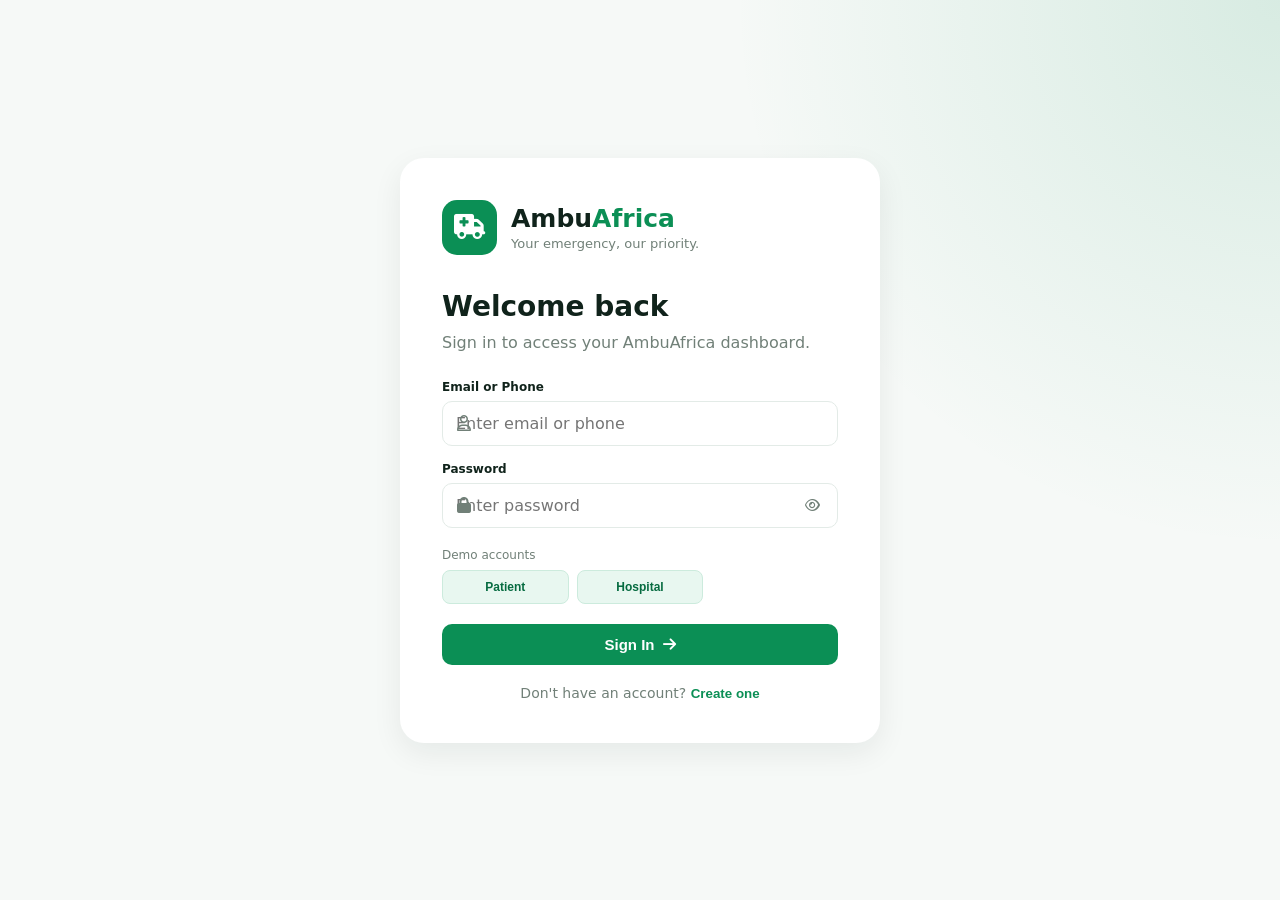
<file: index.html>
<!DOCTYPE html>
<html lang="en">
<head>
    <meta charset="UTF-8">
    <meta name="viewport" content="width=device-width, initial-scale=1.0">

    <title>AmbuAfrica — Emergency Response</title>

    <link rel="stylesheet" href="style.css">

    <link
        rel="stylesheet"
        href="https://cdnjs.cloudflare.com/ajax/libs/font-awesome/6.5.2/css/all.min.css"
    >
</head>

<body>

<!-- =====================================================
     AUTHENTICATION
===================================================== -->

<div id="authScreen" class="auth-screen">

    <div class="auth-card">

        <div class="brand">
            <div class="brand-icon">
                <i class="fa-solid fa-truck-medical"></i>
            </div>

            <div>
                <h1>Ambu<span>Africa</span></h1>
                <p>Your emergency, our priority.</p>
            </div>
        </div>


        <!-- LOGIN -->

        <div id="loginForm">

            <h2>Welcome back</h2>

            <p class="form-subtitle">
                Sign in to access your AmbuAfrica dashboard.
            </p>

            <div class="input-group">
                <label>Email or Phone</label>

                <div class="input-wrapper">
                    <i class="fa-regular fa-user"></i>

                    <input
                        type="text"
                        id="loginEmail"
                        placeholder="Enter email or phone"
                    >
                </div>
            </div>


            <div class="input-group">

                <label>Password</label>

                <div class="input-wrapper">

                    <i class="fa-solid fa-lock"></i>

                    <input
                        type="password"
                        id="loginPassword"
                        placeholder="Enter password"
                    >

                    <button
                        class="password-toggle"
                        onclick="togglePassword('loginPassword')"
                    >
                        <i class="fa-regular fa-eye"></i>
                    </button>

                </div>

            </div>


            <div class="demo-login">

                <p>Demo accounts</p>

                <div class="demo-buttons">

                    <button onclick="fillDemo('patient')">
                        Patient
                    </button>

                    <button onclick="fillDemo('hospital')">
                        Hospital
                    </button>

                    

                </div>

            </div>


            <button class="primary-btn" onclick="login()">

                <span>Sign In</span>

                <i class="fa-solid fa-arrow-right"></i>

            </button>


            <p class="switch-auth">

                Don't have an account?

                <button onclick="showSignup()">
                    Create one
                </button>

            </p>

        </div>


        <!-- SIGN UP -->

        <div id="signupForm" class="hidden">

            <button class="back-btn" onclick="showLogin()">
                <i class="fa-solid fa-arrow-left"></i>
                Back
            </button>

            <h2>Create account</h2>

            <p class="form-subtitle">
                Join the AmbuAfrica emergency network.
            </p>


            <div class="input-group">

                <label>Full Name</label>

                <div class="input-wrapper">

                    <i class="fa-regular fa-user"></i>

                    <input
                        type="text"
                        id="signupName"
                        placeholder="John Doe"
                    >

                </div>

            </div>


            <div class="input-group">

                <label>Email</label>

                <div class="input-wrapper">

                    <i class="fa-regular fa-envelope"></i>

                    <input
                        type="email"
                        id="signupEmail"
                        placeholder="john@email.com"
                    >

                </div>

            </div>


            <div class="input-group">

                <label>Phone Number</label>

                <div class="input-wrapper">

                    <i class="fa-solid fa-phone"></i>

                    <input
                        type="tel"
                        id="signupPhone"
                        placeholder="+234 800 000 0000"
                    >

                </div>

            </div>


            <div class="input-group">

                <label>Password</label>

                <div class="input-wrapper">

                    <i class="fa-solid fa-lock"></i>

                    <input
                        type="password"
                        id="signupPassword"
                        placeholder="Create a password"
                    >

                </div>

            </div>


            <div class="input-group">

                <label>Account Type</label>

                <select id="signupRole">

                    <option value="patient">
                        Patient / User
                    </option>

                    <option value="hospital">
                        Hospital
                    </option>

                </select>

            </div>


            <button
                class="primary-btn"
                onclick="signup()"
            >

                Create Account

                <i class="fa-solid fa-user-plus"></i>

            </button>

        </div>

    </div>

</div>


<!-- =====================================================
     MAIN APPLICATION
===================================================== -->

<div id="app" class="app hidden">


    <!-- SIDEBAR -->

    <aside class="sidebar">

        <div class="sidebar-brand">

            <div class="brand-icon small">
                <i class="fa-solid fa-truck-medical"></i>
            </div>

            <div>

                <h2>
                    Ambu<span>Africa</span>
                </h2>

                <small>
                    Emergency Network
                </small>

            </div>

        </div>


        <nav id="sidebarNav">
            <!-- Generated by JavaScript -->
        </nav>


        <div class="sidebar-bottom">

            <button onclick="logout()" class="logout-btn">

                <i class="fa-solid fa-right-from-bracket"></i>

                Logout

            </button>

        </div>

    </aside>


    <!-- MAIN CONTENT -->

    <main class="main-content">


        <!-- TOP BAR -->

        <header class="topbar">

            <button
                class="mobile-menu"
                onclick="toggleSidebar()"
            >
                <i class="fa-solid fa-bars"></i>
            </button>


            <div class="page-title">

                <h2 id="pageTitle">
                    Dashboard
                </h2>

                <p id="pageSubtitle">
                    Welcome to AmbuAfrica
                </p>

            </div>


            <div class="top-actions">

                <button
                    class="icon-btn notification-button"
                    onclick="showPage('notifications')"
                >

                    <i class="fa-regular fa-bell"></i>

                    <span id="notificationCount" style="display:none">0</span>

                </button>


                <button
                    class="user-mini"
                    onclick="showPage('profile')"
                >

                    <div class="avatar" id="topAvatar">
                        JD
                    </div>

                    <div>

                        <strong id="topUserName">
                            John Doe
                        </strong>

                        <small id="topUserRole">
                            Patient
                        </small>

                    </div>

                </button>

            </div>

        </header>


        <!-- PAGE CONTENT -->

        <section id="pageContent">

            <!-- JavaScript will render pages here -->

        </section>

    </main>

</div>


<!-- =====================================================
     MODAL
===================================================== -->

<div id="modalOverlay" class="modal-overlay hidden">

    <div class="modal">

        <button
            class="modal-close"
            onclick="closeModal()"
        >
            <i class="fa-solid fa-xmark"></i>
        </button>

        <div id="modalContent"></div>

    </div>

</div>


<!-- TOAST -->

<div id="toast" class="toast">

    <i class="fa-solid fa-circle-check"></i>

    <span id="toastMessage">
        Success
    </span>

</div>


<script src="config.js"></script>
<script src="location.js"></script>
<script src="maps.js"></script>
<script src="payments.js"></script>
<script src="app.js"></script>
<script src="v3-integration.js"></script>

</body>
</html>
</file>
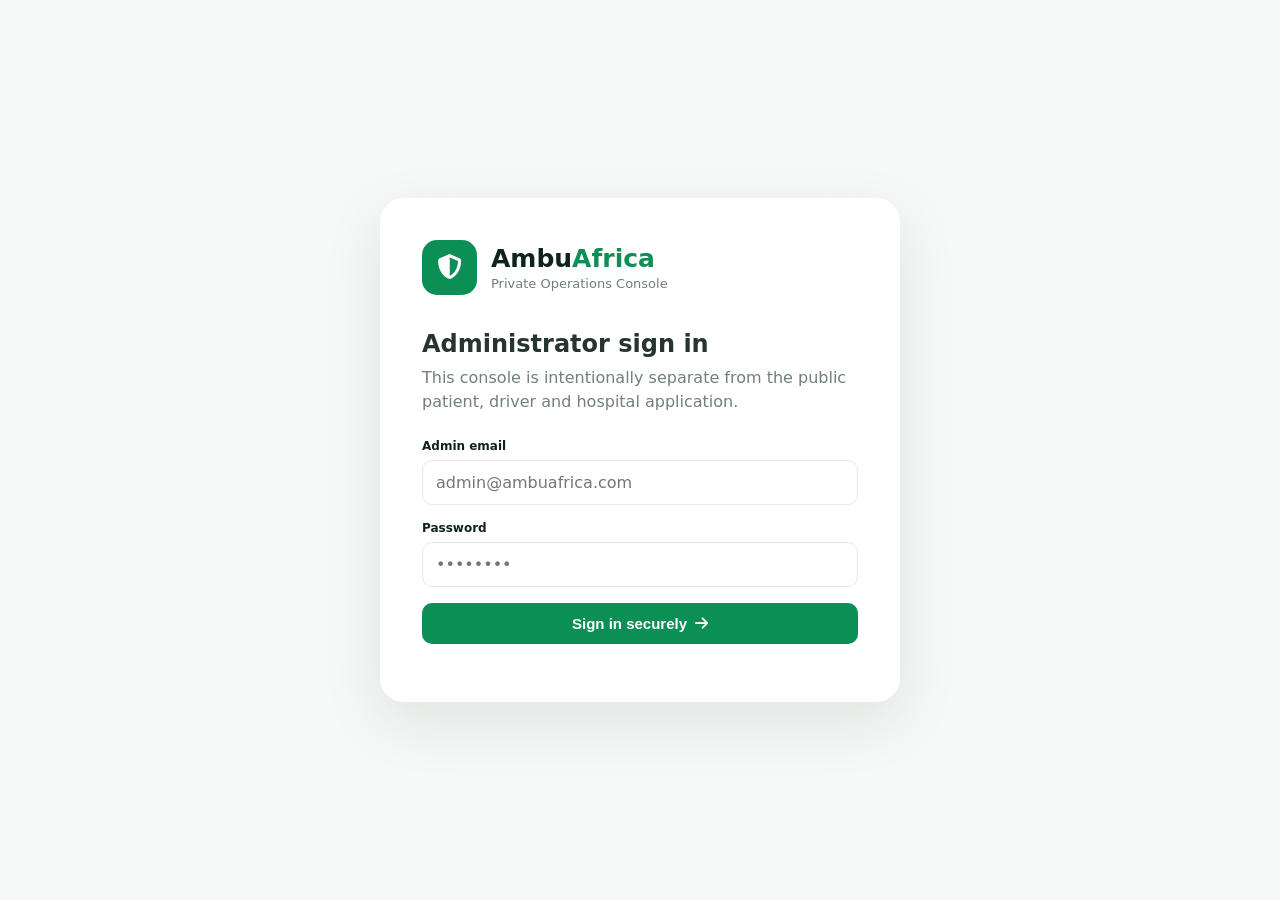
<file: admin/index.html>
<!doctype html>
<html lang="en">
<head>
<meta charset="utf-8">
<meta name="viewport" content="width=device-width,initial-scale=1">
<title>AmbuAfrica Admin</title>
<link rel="stylesheet" href="../style.css">
<link rel="stylesheet" href="admin.css">
<link rel="stylesheet" href="https://cdnjs.cloudflare.com/ajax/libs/font-awesome/6.5.2/css/all.min.css">
</head>
<body>
<div class="admin-shell">
  <div class="admin-card">
    <div class="brand">
      <div class="brand-icon"><i class="fa-solid fa-shield-halved"></i></div>
      <div><h1>Ambu<span>Africa</span></h1><p>Private Operations Console</p></div>
    </div>
    <h2>Administrator sign in</h2>
    <p class="form-subtitle">This console is intentionally separate from the public patient, driver and hospital application.</p>
    <div class="input-group"><label>Admin email</label><input id="adminEmail" type="email" placeholder="admin@ambuafrica.com"></div>
    <div class="input-group"><label>Password</label><input id="adminPassword" type="password" placeholder="••••••••"></div>
    <button class="primary-btn" onclick="adminLogin()">Sign in securely <i class="fa-solid fa-arrow-right"></i></button>
    <p id="adminMessage" class="admin-message"></p>
  </div>
</div>
<script src="../config.js"></script>
<script src="admin.js"></script>
</body>
</html>
</file>
<file: style.css>
/* =====================================================
   GLOBAL
===================================================== */

* {
    margin: 0;
    padding: 0;
    box-sizing: border-box;
}

:root {

    --primary: #0b8f55;
    --primary-dark: #066b40;
    --primary-light: #e8f7f0;

    --red: #dc2626;
    --red-light: #fee2e2;

    --orange: #f59e0b;
    --orange-light: #fef3c7;

    --blue: #2563eb;
    --blue-light: #dbeafe;

    --dark: #10231b;
    --text: #26352e;
    --muted: #718078;

    --background: #f6f9f7;

    --white: #ffffff;

    --border: #e3ebe7;

    --shadow:
        0 10px 30px rgba(16, 35, 27, 0.07);

    --radius: 16px;
}

html {
    scroll-behavior: smooth;
}

body {

    font-family:
        Inter,
        system-ui,
        -apple-system,
        BlinkMacSystemFont,
        "Segoe UI",
        sans-serif;

    background: var(--background);

    color: var(--text);

    min-height: 100vh;
}


/* =====================================================
   UTILITIES
===================================================== */

.hidden {
    display: none !important;
}


/* =====================================================
   AUTH SCREEN
===================================================== */

.auth-screen {

    min-height: 100vh;

    display: flex;

    align-items: center;

    justify-content: center;

    padding: 30px;

    background:
        radial-gradient(
            circle at top right,
            rgba(11, 143, 85, 0.13),
            transparent 35%
        ),
        var(--background);
}


.auth-card {

    width: 100%;

    max-width: 480px;

    background: white;

    padding: 42px;

    border-radius: 24px;

    box-shadow: var(--shadow);
}


.brand {

    display: flex;

    align-items: center;

    gap: 14px;

    margin-bottom: 35px;
}


.brand-icon {

    width: 55px;

    height: 55px;

    display: flex;

    align-items: center;

    justify-content: center;

    background: var(--primary);

    color: white;

    border-radius: 15px;

    font-size: 25px;
}


.brand-icon.small {

    width: 44px;

    height: 44px;

    font-size: 19px;

    border-radius: 12px;
}


.brand h1,
.brand h2 {

    font-size: 25px;

    color: var(--dark);
}


.brand h1 span,
.brand h2 span {

    color: var(--primary);
}


.brand p {

    color: var(--muted);

    font-size: 13px;

    margin-top: 3px;
}


.auth-card h2 {

    font-size: 28px;

    margin-bottom: 8px;

    color: var(--dark);
}


.form-subtitle {

    color: var(--muted);

    margin-bottom: 25px;

    line-height: 1.5;
}


/* =====================================================
   INPUTS
===================================================== */

.input-group {

    margin-bottom: 18px;
}


.input-group label {

    display: block;

    margin-bottom: 7px;

    font-weight: 600;

    font-size: 14px;
}


.input-wrapper {

    position: relative;

    display: flex;

    align-items: center;
}


.input-wrapper > i {

    position: absolute;

    left: 15px;

    color: var(--muted);
}


.input-wrapper input {

    width: 100%;

    padding: 14px 45px;

    border: 1px solid var(--border);

    border-radius: 10px;

    outline: none;

    font-size: 14px;

    transition: 0.2s;
}


.input-wrapper input:focus {

    border-color: var(--primary);

    box-shadow:
        0 0 0 3px rgba(11, 143, 85, 0.1);
}


.password-toggle {

    position: absolute;

    right: 10px;

    border: none;

    background: transparent;

    cursor: pointer;

    color: var(--muted);

    padding: 8px;
}


select {

    width: 100%;

    padding: 14px;

    border-radius: 10px;

    border: 1px solid var(--border);

    outline: none;

    background: white;

    font-size: 14px;
}


/* =====================================================
   BUTTONS
===================================================== */

.primary-btn {

    width: 100%;

    padding: 15px;

    background: var(--primary);

    color: white;

    border: none;

    border-radius: 10px;

    cursor: pointer;

    font-size: 15px;

    font-weight: 700;

    display: flex;

    align-items: center;

    justify-content: center;

    gap: 10px;

    transition: 0.2s;
}


.primary-btn:hover {

    background: var(--primary-dark);

    transform: translateY(-1px);
}


.demo-login {

    margin: 20px 0;
}


.demo-login p {

    color: var(--muted);

    font-size: 12px;

    margin-bottom: 8px;
}


.demo-buttons {

    display: grid;

    grid-template-columns:
        repeat(3, 1fr);

    gap: 8px;
}


.demo-buttons button {

    padding: 9px;

    background: var(--primary-light);

    border: 1px solid #ccebdd;

    border-radius: 8px;

    color: var(--primary-dark);

    cursor: pointer;

    font-size: 12px;

    font-weight: 600;
}


.switch-auth {

    text-align: center;

    margin-top: 20px;

    color: var(--muted);

    font-size: 14px;
}


.switch-auth button {

    border: none;

    background: none;

    color: var(--primary);

    font-weight: 700;

    cursor: pointer;
}


.back-btn {

    background: none;

    border: none;

    color: var(--primary);

    cursor: pointer;

    margin-bottom: 20px;

    display: flex;

    gap: 7px;

    align-items: center;
}


/* =====================================================
   APPLICATION
===================================================== */

.app {

    display: flex;

    min-height: 100vh;
}


/* =====================================================
   SIDEBAR
===================================================== */

.sidebar {

    width: 250px;

    background: white;

    border-right: 1px solid var(--border);

    position: fixed;

    left: 0;

    top: 0;

    bottom: 0;

    display: flex;

    flex-direction: column;

    z-index: 100;
}


.sidebar-brand {

    padding: 25px 20px;

    display: flex;

    gap: 11px;

    align-items: center;

    border-bottom: 1px solid var(--border);
}


.sidebar-brand h2 {

    font-size: 18px;
}


.sidebar-brand h2 span {

    color: var(--primary);
}


.sidebar-brand small {

    color: var(--muted);

    font-size: 10px;
}


.sidebar nav {

    padding: 18px 12px;

    flex: 1;
}


.nav-item {

    width: 100%;

    display: flex;

    align-items: center;

    gap: 13px;

    padding: 13px 14px;

    margin-bottom: 5px;

    border: none;

    background: transparent;

    color: var(--muted);

    border-radius: 10px;

    cursor: pointer;

    text-align: left;

    font-size: 14px;

    transition: 0.2s;
}


.nav-item:hover {

    background: var(--primary-light);

    color: var(--primary);
}


.nav-item.active {

    background: var(--primary);

    color: white;
}


.sidebar-bottom {

    padding: 15px;

    border-top: 1px solid var(--border);
}


.logout-btn {

    width: 100%;

    padding: 12px;

    background: var(--red-light);

    color: var(--red);

    border: none;

    border-radius: 9px;

    cursor: pointer;

    display: flex;

    gap: 10px;

    align-items: center;

    font-weight: 600;
}


/* =====================================================
   MAIN CONTENT
===================================================== */

.main-content {

    margin-left: 250px;

    width: calc(100% - 250px);

    min-height: 100vh;
}


.topbar {

    height: 78px;

    background: white;

    border-bottom: 1px solid var(--border);

    display: flex;

    align-items: center;

    justify-content: space-between;

    padding: 0 30px;

    position: sticky;

    top: 0;

    z-index: 50;
}


.page-title h2 {

    color: var(--dark);

    font-size: 20px;
}


.page-title p {

    font-size: 12px;

    color: var(--muted);

    margin-top: 3px;
}


.top-actions {

    display: flex;

    align-items: center;

    gap: 15px;
}


.icon-btn {

    width: 40px;

    height: 40px;

    border: 1px solid var(--border);

    background: white;

    border-radius: 10px;

    cursor: pointer;

    position: relative;

    color: var(--text);
}


.notification-button span {

    position: absolute;

    top: -4px;

    right: -4px;

    width: 17px;

    height: 17px;

    background: var(--red);

    color: white;

    font-size: 9px;

    border-radius: 50%;

    display: flex;

    align-items: center;

    justify-content: center;
}


.user-mini {

    border: none;

    background: transparent;

    display: flex;

    gap: 9px;

    align-items: center;

    cursor: pointer;

    text-align: left;
}


.user-mini strong {

    display: block;

    font-size: 13px;
}


.user-mini small {

    display: block;

    color: var(--muted);

    font-size: 11px;

    margin-top: 2px;
}


.avatar {

    width: 39px;

    height: 39px;

    background: var(--primary-light);

    color: var(--primary);

    border-radius: 50%;

    display: flex;

    align-items: center;

    justify-content: center;

    font-weight: 800;

    font-size: 12px;
}


.mobile-menu {

    display: none;

    border: none;

    background: transparent;

    font-size: 20px;

    cursor: pointer;
}


/* =====================================================
   PAGE CONTENT
===================================================== */

#pageContent {

    padding: 30px;

    max-width: 1500px;

    margin: auto;
}


.page-header {

    margin-bottom: 25px;
}


.page-header h1 {

    font-size: 27px;

    color: var(--dark);
}


.page-header p {

    color: var(--muted);

    margin-top: 5px;
}


/* =====================================================
   DASHBOARD GRID
===================================================== */

.stats-grid {

    display: grid;

    grid-template-columns:
        repeat(4, 1fr);

    gap: 18px;

    margin-bottom: 25px;
}


.stat-card {

    background: white;

    padding: 20px;

    border-radius: var(--radius);

    border: 1px solid var(--border);

    box-shadow: 0 5px 20px rgba(16, 35, 27, 0.03);
}


.stat-card-top {

    display: flex;

    justify-content: space-between;

    align-items: center;
}


.stat-icon {

    width: 42px;

    height: 42px;

    border-radius: 11px;

    display: flex;

    align-items: center;

    justify-content: center;

    background: var(--primary-light);

    color: var(--primary);
}


.stat-card h3 {

    font-size: 25px;

    margin-top: 15px;

    color: var(--dark);
}


.stat-card p {

    font-size: 12px;

    color: var(--muted);

    margin-top: 4px;
}


/* =====================================================
   PATIENT HOME
===================================================== */

.emergency-card {

    background:
        linear-gradient(
            135deg,
            #07864f,
            #0ca965
        );

    color: white;

    border-radius: 20px;

    padding: 28px;

    margin-bottom: 22px;

    position: relative;

    overflow: hidden;
}


.emergency-card::after {

    content: "";

    position: absolute;

    width: 180px;

    height: 180px;

    border-radius: 50%;

    background: rgba(255,255,255,0.08);

    right: -60px;

    top: -60px;
}


.emergency-card h2 {

    font-size: 25px;

    margin-bottom: 8px;
}


.emergency-card p {

    opacity: 0.85;

    max-width: 500px;

    line-height: 1.5;
}


.emergency-button {

    margin-top: 22px;

    padding: 15px 22px;

    background: white;

    color: var(--primary-dark);

    border: none;

    border-radius: 10px;

    cursor: pointer;

    font-weight: 800;

    display: flex;

    align-items: center;

    gap: 10px;
}


/* =====================================================
   CONTENT CARDS
===================================================== */

.card {

    background: white;

    border: 1px solid var(--border);

    border-radius: var(--radius);

    padding: 20px;

    margin-bottom: 20px;
}


.card-header {

    display: flex;

    align-items: center;

    justify-content: space-between;

    margin-bottom: 18px;
}


.card-header h3 {

    color: var(--dark);

    font-size: 16px;
}


.view-btn {

    border: none;

    background: transparent;

    color: var(--primary);

    font-size: 12px;

    font-weight: 700;

    cursor: pointer;
}


/* =====================================================
   LOCATION
===================================================== */

.location-card {

    display: flex;

    align-items: center;

    gap: 14px;

    padding: 16px;

    background: white;

    border: 1px solid var(--border);

    border-radius: 14px;

    margin-bottom: 20px;
}


.location-icon {

    width: 42px;

    height: 42px;

    border-radius: 10px;

    display: flex;

    align-items: center;

    justify-content: center;

    background: var(--red-light);

    color: var(--red);
}


.location-card strong {

    display: block;

    font-size: 14px;
}


.location-card span {

    font-size: 12px;

    color: var(--muted);
}


/* =====================================================
   QUICK ACTIONS
===================================================== */

.quick-grid {

    display: grid;

    grid-template-columns:
        repeat(3, 1fr);

    gap: 14px;
}


.quick-action {

    padding: 18px;

    border: 1px solid var(--border);

    background: white;

    border-radius: 14px;

    cursor: pointer;

    text-align: left;

    transition: 0.2s;
}


.quick-action:hover {

    border-color: var(--primary);

    transform: translateY(-2px);
}


.quick-action i {

    color: var(--primary);

    font-size: 20px;

    margin-bottom: 12px;
}


.quick-action strong {

    display: block;

    color: var(--dark);

    font-size: 13px;
}


.quick-action span {

    color: var(--muted);

    font-size: 11px;

    margin-top: 5px;

    display: block;
}


/* =====================================================
   STATUS
===================================================== */

.status {

    display: inline-flex;

    align-items: center;

    gap: 5px;

    padding: 5px 9px;

    border-radius: 20px;

    font-size: 10px;

    font-weight: 700;
}


.status.green {

    background: var(--primary-light);

    color: var(--primary-dark);
}


.status.red {

    background: var(--red-light);

    color: var(--red);
}


.status.orange {

    background: var(--orange-light);

    color: #a16207;
}


.status.blue {

    background: var(--blue-light);

    color: var(--blue);
}


/* =====================================================
   TABLE
===================================================== */

.table-container {

    overflow-x: auto;
}


table {

    width: 100%;

    border-collapse: collapse;
}


th {

    text-align: left;

    padding: 13px;

    color: var(--muted);

    font-size: 11px;

    border-bottom: 1px solid var(--border);
}


td {

    padding: 15px 13px;

    border-bottom: 1px solid var(--border);

    font-size: 12px;
}


td strong {

    color: var(--dark);
}


/* =====================================================
   MODAL
===================================================== */

.modal-overlay {

    position: fixed;

    inset: 0;

    background: rgba(5, 20, 14, 0.55);

    display: flex;

    align-items: center;

    justify-content: center;

    padding: 20px;

    z-index: 1000;
}


.modal {

    background: white;

    width: 100%;

    max-width: 550px;

    max-height: 90vh;

    overflow-y: auto;

    border-radius: 20px;

    padding: 28px;

    position: relative;

    animation: modalIn 0.2s ease;
}


@keyframes modalIn {

    from {

        transform: translateY(20px);

        opacity: 0;

    }

    to {

        transform: translateY(0);

        opacity: 1;

    }
}


.modal-close {

    position: absolute;

    top: 17px;

    right: 17px;

    border: none;

    background: var(--background);

    width: 34px;

    height: 34px;

    border-radius: 50%;

    cursor: pointer;
}


/* =====================================================
   TOAST
===================================================== */

.toast {

    position: fixed;

    bottom: 25px;

    right: 25px;

    background: var(--dark);

    color: white;

    padding: 13px 17px;

    border-radius: 10px;

    display: flex;

    align-items: center;

    gap: 9px;

    transform: translateY(100px);

    opacity: 0;

    transition: 0.3s;

    z-index: 2000;

    font-size: 13px;
}


.toast.show {

    transform: translateY(0);

    opacity: 1;
}


.toast i {

    color: #4ade80;
}


/* =====================================================
   RESPONSIVE
===================================================== */

@media (max-width: 1000px) {

    .stats-grid {

        grid-template-columns:
            repeat(2, 1fr);
    }

}


@media (max-width: 750px) {

    .sidebar {

        transform: translateX(-100%);

        transition: 0.25s;
    }


    .sidebar.open {

        transform: translateX(0);
    }


    .main-content {

        margin-left: 0;

        width: 100%;
    }


    .mobile-menu {

        display: block;
    }


    .topbar {

        padding: 0 18px;
    }


    #pageContent {

        padding: 20px 15px;
    }


    .stats-grid {

        grid-template-columns:
            repeat(2, 1fr);

        gap: 10px;
    }


    .quick-grid {

        grid-template-columns:
            repeat(2, 1fr);
    }


    .user-mini div:last-child {

        display: none;
    }

}


@media (max-width: 500px) {

    .auth-screen {

        padding: 15px;
    }


    .auth-card {

        padding: 25px 20px;

        border-radius: 18px;
    }


    .stats-grid {

        grid-template-columns: 1fr 1fr;
    }


    .stat-card {

        padding: 15px;
    }


    .stat-card h3 {

        font-size: 21px;
    }


    .quick-grid {

        grid-template-columns: 1fr 1fr;
    }


    .page-header h1 {

        font-size: 23px;
    }


    .emergency-card {

        padding: 22px;
    }

}

/* =====================================================
   V2 DEMO INTERACTION / DASHBOARD COMPONENTS
===================================================== */
.hidden{display:none!important}
.primary-btn,.secondary-btn,.danger-btn{border:none;border-radius:10px;padding:12px 16px;font-weight:800;cursor:pointer;display:inline-flex;align-items:center;justify-content:center;gap:8px;transition:.2s}.primary-btn{background:var(--primary);color:#fff}.primary-btn:hover{filter:brightness(.95);transform:translateY(-1px)}.primary-btn.small{padding:9px 13px}.primary-btn.full,.secondary-btn.full{width:100%}.secondary-btn{background:#fff;color:var(--primary-dark);border:1px solid var(--border)}.secondary-btn:hover{border-color:var(--primary);background:var(--primary-light)}.danger-btn{background:var(--red);color:#fff}.danger-btn:disabled,.primary-btn:disabled{opacity:.45;cursor:not-allowed}.modal-actions{display:flex;justify-content:flex-end;gap:10px;margin-top:20px}.toast.error{background:#7f1d1d}.toast.error i{color:#fecaca}.page-header{display:flex;align-items:center;justify-content:space-between;gap:18px}.content-grid{display:grid;gap:18px}.content-grid.two{grid-template-columns:1.35fr 1fr}.form-layout{display:grid;grid-template-columns:1.2fr .8fr;gap:18px}.form-grid{display:grid;grid-template-columns:1fr 1fr;gap:15px}.form-section-title{font-weight:900;font-size:15px;margin-bottom:18px;color:var(--dark)}.input-group{margin-bottom:16px}.input-group label{display:block;font-size:12px;font-weight:800;margin-bottom:7px;color:var(--dark)}.input-group input,.input-group textarea,.input-group select,.filter-row input,.filter-row select{width:100%;padding:12px 13px;border:1px solid var(--border);border-radius:10px;background:#fff;color:var(--dark);outline:none;font:inherit}.input-group input:focus,.input-group textarea:focus,.input-group select:focus,.filter-row input:focus{border-color:var(--primary);box-shadow:0 0 0 3px var(--primary-light)}textarea{resize:vertical}.filter-row{display:flex;gap:10px;align-items:center}.filter-row.card{margin-bottom:15px}.filter-row input{max-width:420px}.filter-row select{max-width:180px}.stat-trend{font-size:10px;color:var(--primary);background:var(--primary-light);padding:5px 8px;border-radius:20px;font-weight:800}.active-banner{background:#ecfdf5;border:1px solid #bbf7d0;border-radius:14px;padding:15px 18px;display:flex;justify-content:space-between;align-items:center;margin-bottom:20px}.active-banner p{font-size:12px;color:var(--muted);margin-top:4px}.pulse-dot{display:inline-block;width:8px;height:8px;border-radius:50%;background:#16a34a;margin-right:7px;box-shadow:0 0 0 5px #dcfce7}.check-list>div{padding:13px 0;border-bottom:1px solid var(--border);font-size:13px}.check-list>div:last-child{border:0}.check-list b{float:right;color:var(--primary);font-size:11px}.option-cards{display:grid;gap:10px;margin-bottom:18px}.option-card{display:flex;gap:12px;padding:14px;border:1px solid var(--border);border-radius:12px;cursor:pointer}.option-card:has(input:checked){border-color:var(--primary);background:var(--primary-light)}.option-card input{accent-color:var(--primary)}.option-card b,.option-card small{display:block}.option-card small{font-size:11px;color:var(--muted);margin-top:4px}.demo-note{display:flex;gap:12px;align-items:flex-start;padding:14px;border-radius:12px;background:#f8fafc;border:1px solid var(--border);font-size:11px;color:var(--muted);margin:15px 0 18px}.demo-note i{color:var(--primary);font-size:16px}.demo-note b{color:var(--dark)}.success-icon{width:58px;height:58px;border-radius:50%;background:var(--primary-light);color:var(--primary);display:flex;align-items:center;justify-content:center;font-size:24px;margin-bottom:15px}.modal-lead{color:var(--muted);font-size:13px;line-height:1.5;margin-bottom:18px}.request-summary{background:var(--background);border-radius:13px;padding:5px 15px;margin:15px 0 20px}.request-summary>div,.detail-list>div{display:flex;justify-content:space-between;gap:15px;padding:12px 0;border-bottom:1px solid var(--border);font-size:12px}.request-summary>div:last-child,.detail-list>div:last-child{border:0}.request-summary span,.detail-list span{color:var(--muted)}.timeline{position:relative;margin:10px 0 25px}.timeline>div{display:flex;gap:12px;position:relative;padding:10px 0}.timeline i{width:30px;height:30px;border-radius:50%;background:#e2e8f0;color:#64748b;display:flex;align-items:center;justify-content:center;z-index:1}.timeline .done i{background:var(--primary-light);color:var(--primary)}.timeline .current i{background:var(--orange-light);color:#a16207}.timeline span{font-weight:800;font-size:12px}.timeline small{display:block;color:var(--muted);font-weight:400;margin-top:4px}.notification-list{display:grid;gap:10px}.notification-item{background:#fff;border:1px solid var(--border);border-radius:14px;padding:16px;display:flex;gap:13px;align-items:flex-start;cursor:pointer;position:relative}.notification-item.unread{border-left:3px solid var(--primary);background:#fbfffd}.notification-item.read{opacity:.78}.notification-icon{width:38px;height:38px;border-radius:10px;background:var(--blue-light);color:var(--blue);display:flex;align-items:center;justify-content:center;flex:none}.notification-icon.success{background:var(--primary-light);color:var(--primary)}.notification-icon.warning{background:var(--orange-light);color:#a16207}.notification-item p{font-size:12px;color:var(--muted);margin:5px 0}.notification-item small{font-size:10px;color:#94a3b8}.new-dot{width:7px;height:7px;background:var(--primary);border-radius:50%;position:absolute;right:16px;top:18px}.empty-state{min-height:150px;display:flex;flex-direction:column;align-items:center;justify-content:center;text-align:center;gap:8px;color:var(--muted);padding:25px}.empty-state i{font-size:28px;color:#cbd5e1}.empty-state strong{color:var(--dark);font-size:14px}.empty-state span{font-size:11px}.table-container small,.request-row small,.fleet-row small,.contact-row small,.user-cell small{display:block;color:var(--muted);font-size:10px;margin-top:4px}.table-action{border:0;background:var(--primary-light);color:var(--primary-dark);padding:7px 10px;border-radius:8px;font-size:10px;font-weight:800;cursor:pointer}.request-row,.fleet-row,.contact-row,.health-row{display:flex;align-items:center;justify-content:space-between;gap:12px;padding:14px 0;border-bottom:1px solid var(--border)}.request-row:last-child,.fleet-row:last-child,.contact-row:last-child,.health-row:last-child{border-bottom:0}.request-row>div:first-child{min-width:0}.request-row span{display:block;font-size:12px;margin-top:4px}.fleet-row{justify-content:flex-start}.fleet-row>span:last-child{margin-left:auto}.fleet-icon,.hospital-logo{width:40px;height:40px;border-radius:11px;background:var(--primary-light);color:var(--primary);display:flex;align-items:center;justify-content:center;flex:none}.fleet-row b,.fleet-row small{display:block}.fleet-grid{display:grid;grid-template-columns:repeat(3,1fr);gap:15px}.fleet-card{background:#fff;border:1px solid var(--border);border-radius:16px;padding:18px}.fleet-card-head{display:flex;justify-content:space-between;align-items:center}.fleet-card h3{margin-top:16px}.fleet-card p{font-size:11px;color:var(--muted);margin-top:4px}.fleet-meta{display:grid;gap:7px;margin:15px 0;color:var(--muted);font-size:11px}.fleet-meta span{display:flex;gap:8px}.fleet-meta i{width:14px}.tracking-grid{display:grid;grid-template-columns:repeat(2,1fr);gap:18px}.tracking-top{display:flex;justify-content:space-between;gap:12px}.tracking-top p{font-size:11px;color:var(--muted);margin-top:4px}.route{display:grid;grid-template-columns:auto 1fr auto;align-items:center;gap:8px;margin:25px 0}.route-point{display:flex;flex-direction:column;align-items:center;gap:7px;text-align:center}.route-point>i{width:36px;height:36px;border-radius:50%;display:flex;align-items:center;justify-content:center;background:var(--primary-light);color:var(--primary)}.route-point small{display:block;color:var(--muted);font-size:9px;max-width:110px}.route-line{height:3px;background:#d1fae5;position:relative}.route-line span{position:absolute;width:35%;height:100%;background:var(--primary);animation:moveLine 1.5s linear infinite}.tracking-meta{display:grid;grid-template-columns:repeat(3,1fr);background:var(--background);border-radius:10px;padding:12px;margin-bottom:15px;text-align:center}.tracking-meta b,.tracking-meta small{display:block}.tracking-meta small{font-size:9px;color:var(--muted);margin-top:3px}.hospital-grid{display:grid;grid-template-columns:repeat(3,1fr);gap:18px}.hospital-card{background:#fff;border:1px solid var(--border);border-radius:16px;padding:18px}.hospital-card-head{display:flex;align-items:center;gap:11px}.hospital-card-head>div:nth-child(2){flex:1}.hospital-card h3{font-size:14px}.hospital-card p{font-size:10px;color:var(--muted);margin-top:3px}.verified{width:22px;height:22px;border-radius:50%;background:var(--primary);color:#fff;display:flex;align-items:center;justify-content:center;font-size:9px}.hospital-meta{display:grid;grid-template-columns:repeat(3,1fr);background:var(--background);border-radius:10px;padding:12px;margin:17px 0}.hospital-meta{text-align:center}.hospital-meta b,.hospital-meta small{display:block}.hospital-meta small{font-size:9px;color:var(--muted);margin-top:3px}.profile-head{display:flex;align-items:center;gap:14px;margin-bottom:25px}.profile-head p{color:var(--muted);font-size:11px;margin-top:4px}.big-avatar{width:65px;height:65px;border-radius:50%;background:var(--primary-light);color:var(--primary);display:flex;align-items:center;justify-content:center;font-size:20px;font-weight:900}.avatar.mini{width:32px;height:32px;font-size:10px}.contact-row{justify-content:flex-start}.contact-row>div{flex:1}.user-cell{display:flex;align-items:center;gap:10px}.user-cell>span:last-child{display:block}.hospital-card .secondary-btn{margin-top:2px}.health-row span{font-size:12px}.health-row i{color:var(--primary);margin-right:8px}.health-row b{font-size:10px;color:var(--primary)}.demo-payment-card{background:linear-gradient(135deg,#064e3b,#0f766e);color:#fff;border-radius:16px;padding:20px;margin:10px 0 20px;min-height:125px;display:flex;flex-direction:column;justify-content:space-between}.demo-payment-card span{font-size:10px;letter-spacing:2px}.demo-payment-card strong{font-size:19px;letter-spacing:2px}.demo-payment-card small{font-size:9px;opacity:.8}.demo-footnote{text-align:center;color:#94a3b8;font-size:9px;margin-top:10px}@keyframes moveLine{from{left:0}to{left:65%}}

@media(max-width:1000px){.form-layout,.content-grid.two{grid-template-columns:1fr}.fleet-grid,.hospital-grid{grid-template-columns:repeat(2,1fr)}.tracking-grid{grid-template-columns:1fr}}
@media(max-width:750px){.page-header{align-items:flex-start;flex-direction:column}.form-grid{grid-template-columns:1fr}.filter-row{flex-direction:column;align-items:stretch}.filter-row input,.filter-row select{max-width:none}.fleet-grid,.hospital-grid{grid-template-columns:1fr}.active-banner{align-items:flex-start;flex-direction:column;gap:12px}.modal-actions{flex-direction:column}.modal-actions button{width:100%}}
</file>
<file: admin/admin.css>
body{background:#f6f9f7}.admin-shell{min-height:100vh;display:flex;align-items:center;justify-content:center;padding:24px}.admin-card{width:min(520px,100%);background:#fff;padding:42px;border-radius:24px;box-shadow:0 20px 60px rgba(16,35,27,.10)}.admin-message{margin-top:16px;color:#dc2626;font-size:14px}.admin-card h2{margin-bottom:8px}
</file>
